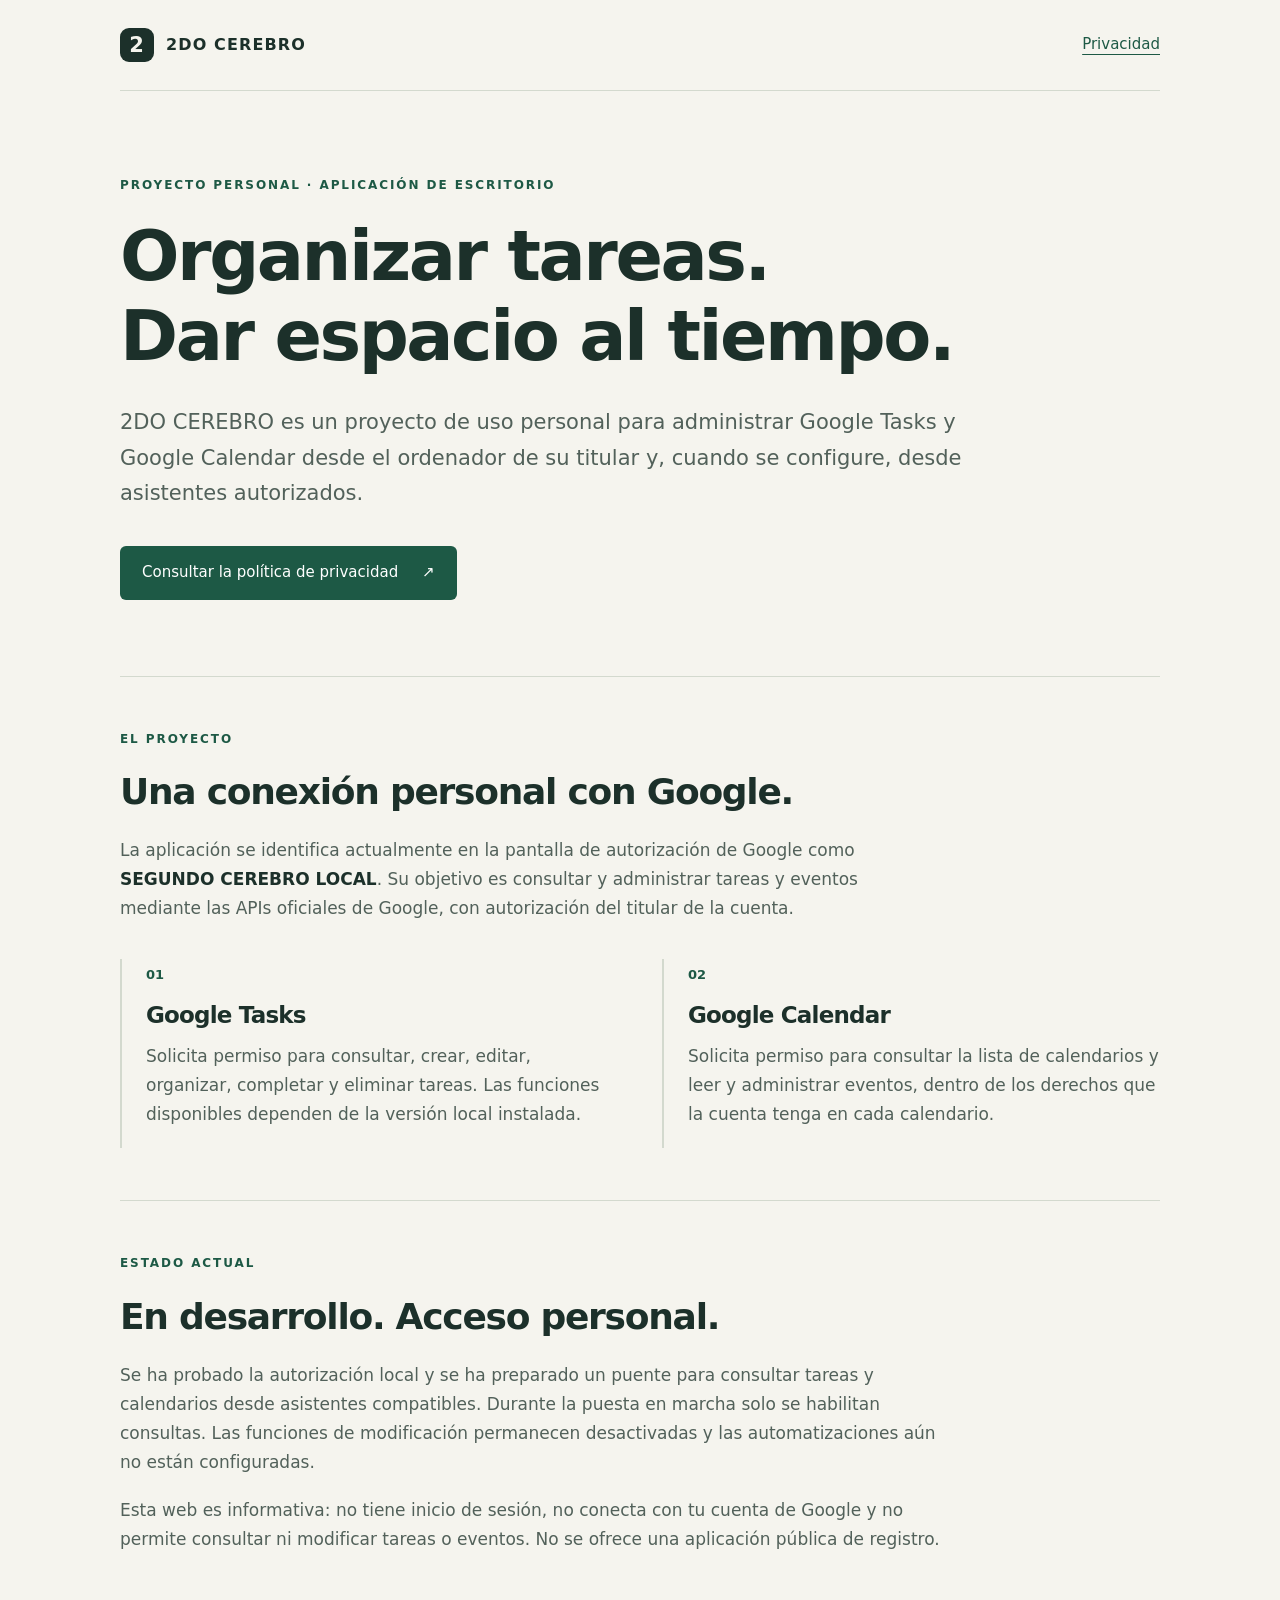
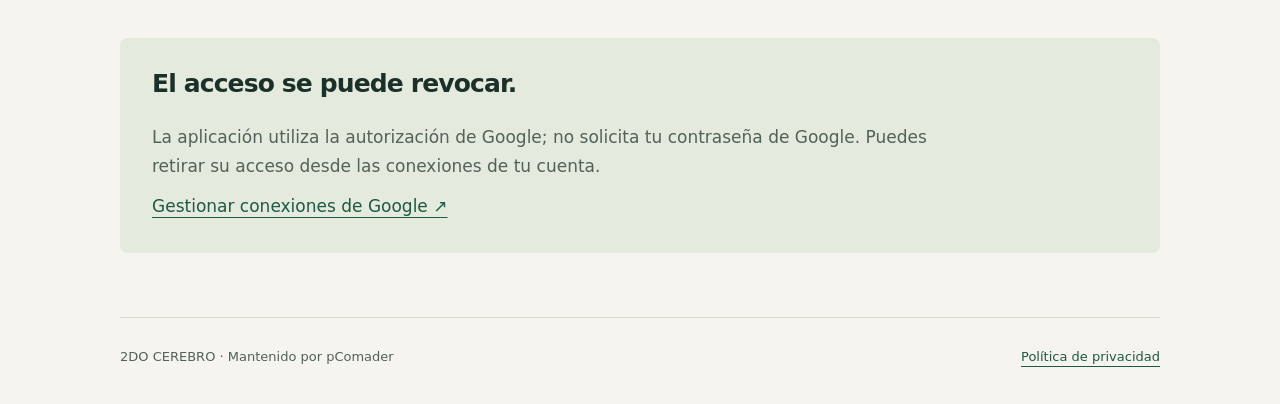
<file: index.html>
<!doctype html>
<html lang="es">
<head>
  <meta charset="utf-8">
  <meta name="viewport" content="width=device-width, initial-scale=1">
  <meta name="description" content="2DO CEREBRO: proyecto personal para administrar Google Tasks y Google Calendar desde herramientas locales y asistentes autorizados.">
  <meta http-equiv="Content-Security-Policy" content="default-src 'none'; style-src 'self'; base-uri 'none'; form-action 'none'; object-src 'none'">
  <meta name="referrer" content="no-referrer">
  <title>2DO CEREBRO · Proyecto personal</title>
  <link rel="stylesheet" href="estilos.css">
</head>
<body>
  <a class="skip" href="#contenido">Ir al contenido</a>
  <header class="shell topbar">
    <a class="brand" href="index.html" aria-label="2DO CEREBRO, inicio"><span class="mark" aria-hidden="true">2</span>2DO CEREBRO</a>
    <nav aria-label="Navegación principal"><a href="privacidad.html">Privacidad</a></nav>
  </header>
  <main id="contenido" class="shell">
    <section class="hero">
      <p class="eyebrow">Proyecto personal · Aplicación de escritorio</p>
      <h1>Organizar tareas.<br>Dar espacio al tiempo.</h1>
      <p class="intro">2DO CEREBRO es un proyecto de uso personal para administrar Google Tasks y Google Calendar desde el ordenador de su titular y, cuando se configure, desde asistentes autorizados.</p>
      <a class="button" href="privacidad.html">Consultar la política de privacidad <span aria-hidden="true">↗</span></a>
    </section>
    <section class="section" aria-labelledby="proyecto">
      <p class="eyebrow">El proyecto</p>
      <h2 id="proyecto">Una conexión personal con Google.</h2>
      <p>La aplicación se identifica actualmente en la pantalla de autorización de Google como <strong>SEGUNDO CEREBRO LOCAL</strong>. Su objetivo es consultar y administrar tareas y eventos mediante las APIs oficiales de Google, con autorización del titular de la cuenta.</p>
      <div class="columns">
        <article><span class="number">01</span><h3>Google Tasks</h3><p>Solicita permiso para consultar, crear, editar, organizar, completar y eliminar tareas. Las funciones disponibles dependen de la versión local instalada.</p></article>
        <article><span class="number">02</span><h3>Google Calendar</h3><p>Solicita permiso para consultar la lista de calendarios y leer y administrar eventos, dentro de los derechos que la cuenta tenga en cada calendario.</p></article>
      </div>
    </section>
    <section class="section" aria-labelledby="estado">
      <p class="eyebrow">Estado actual</p>
      <h2 id="estado">En desarrollo. Acceso personal.</h2>
      <p>Se ha probado la autorización local y se ha preparado un puente para consultar tareas y calendarios desde asistentes compatibles. Durante la puesta en marcha solo se habilitan consultas. Las funciones de modificación permanecen desactivadas y las automatizaciones aún no están configuradas.</p>
      <p>Esta web es informativa: no tiene inicio de sesión, no conecta con tu cuenta de Google y no permite consultar ni modificar tareas o eventos. No se ofrece una aplicación pública de registro.</p>
    </section>
    <aside class="notice" aria-labelledby="control">
      <h2 id="control">El acceso se puede revocar.</h2>
      <p>La aplicación utiliza la autorización de Google; no solicita tu contraseña de Google. Puedes retirar su acceso desde las conexiones de tu cuenta.</p>
      <a href="https://myaccount.google.com/connections" rel="noreferrer">Gestionar conexiones de Google ↗</a>
    </aside>
  </main>
  <footer class="shell footer"><span>2DO CEREBRO · Mantenido por pComader</span><a href="privacidad.html">Política de privacidad</a></footer>
</body>
</html>
</file>
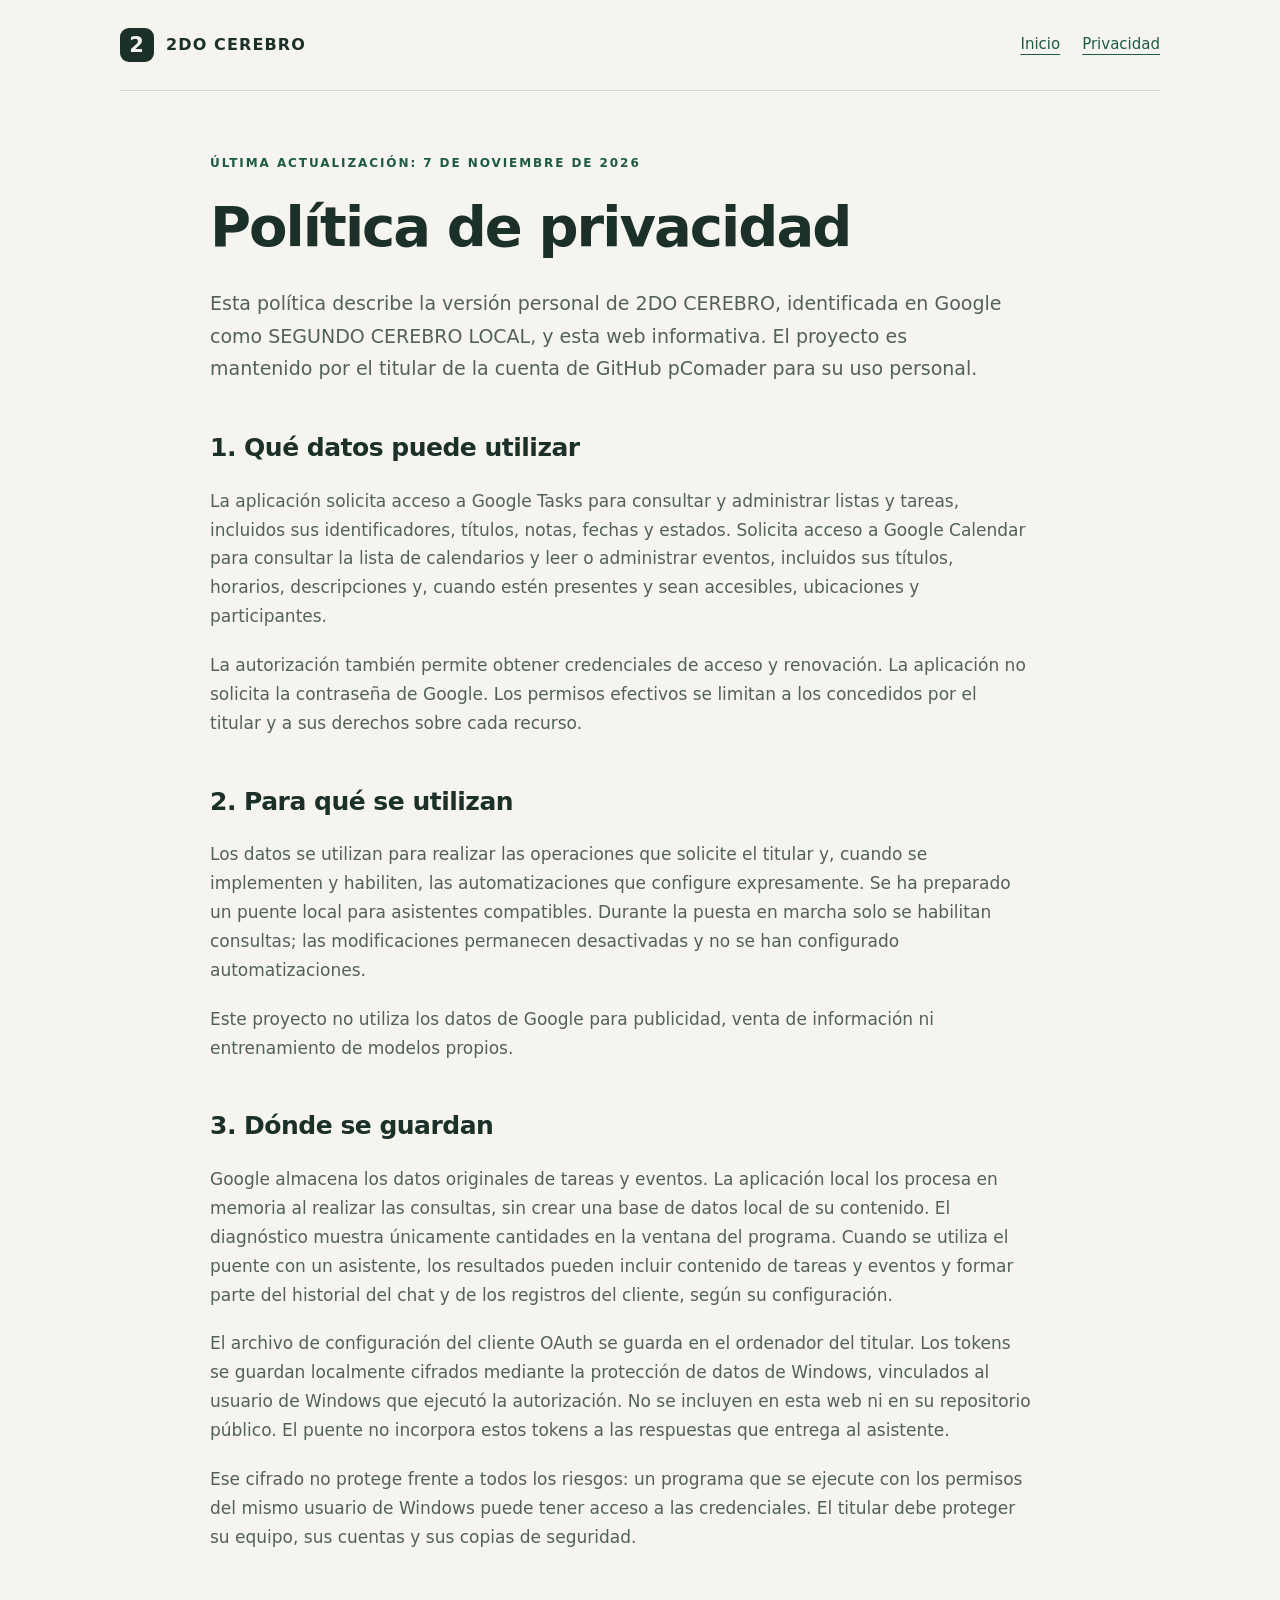
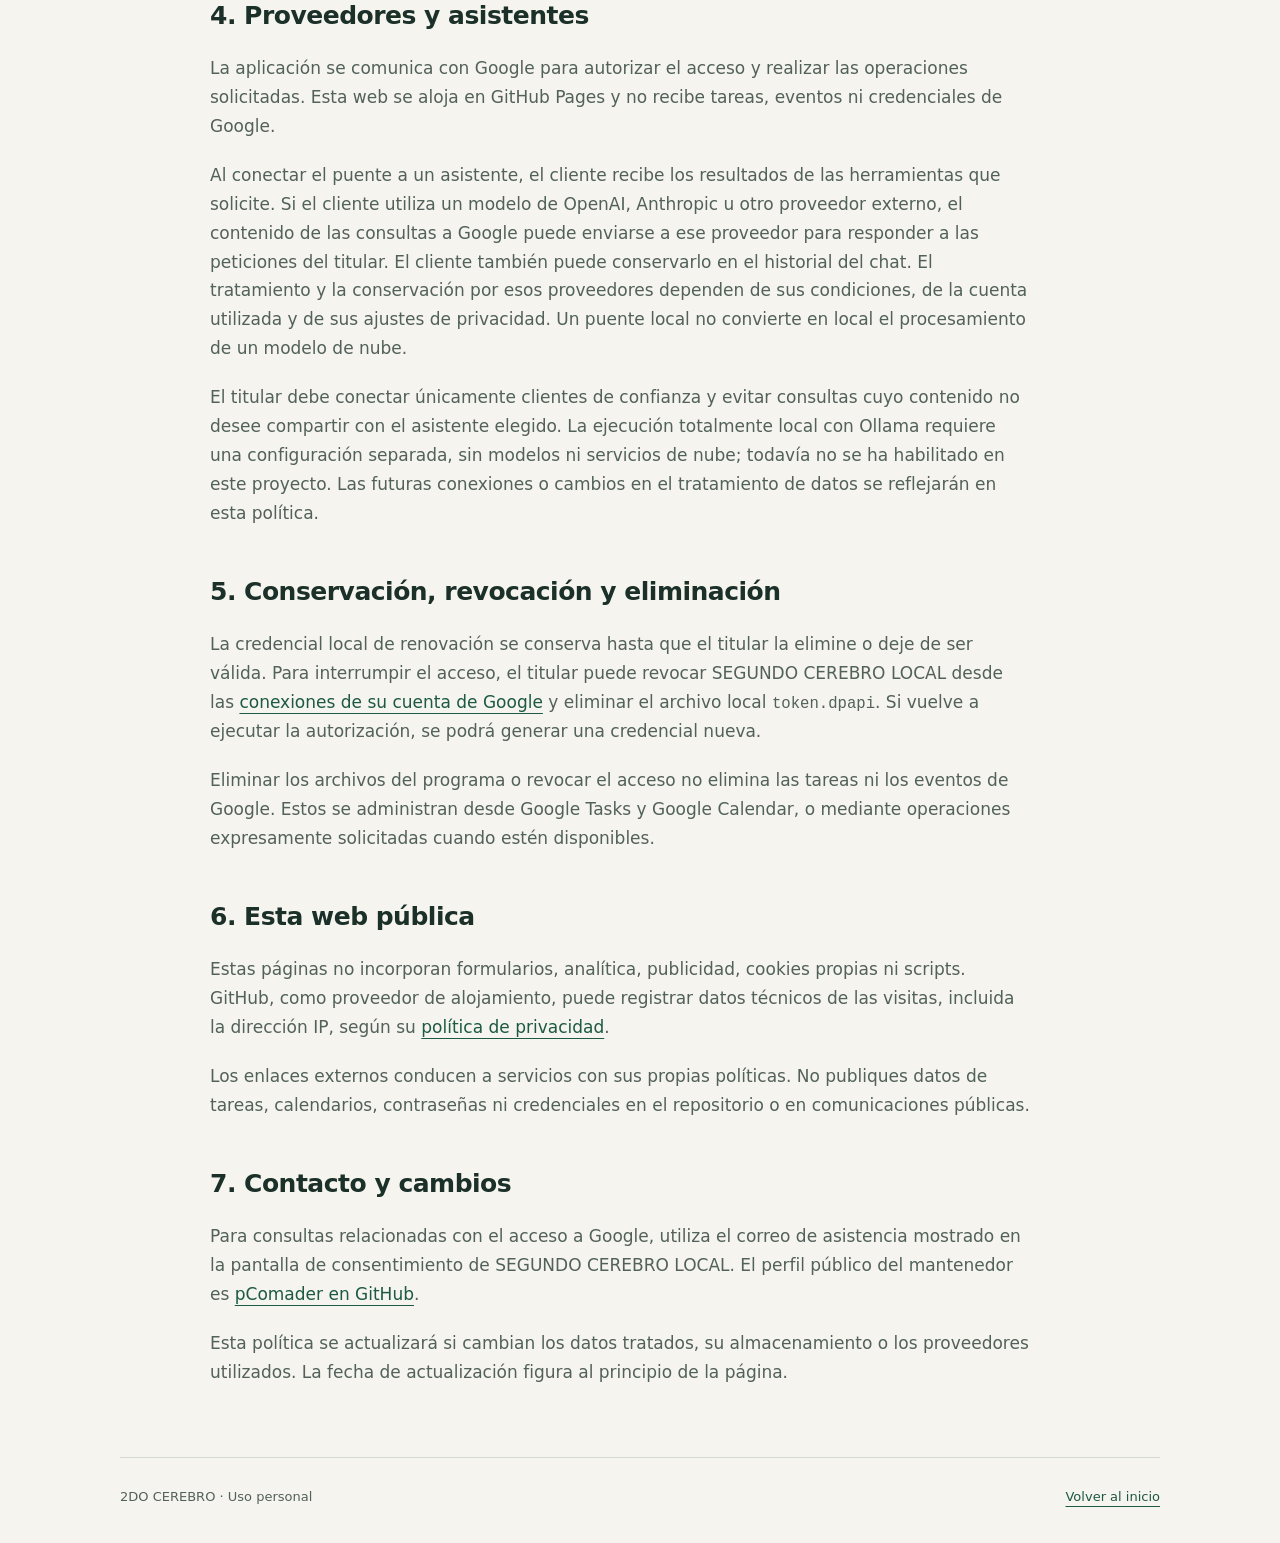
<file: privacidad.html>
<!doctype html>
<html lang="es">
<head>
  <meta charset="utf-8">
  <meta name="viewport" content="width=device-width, initial-scale=1">
  <meta name="description" content="Cómo 2DO CEREBRO accede, utiliza y protege los datos de Google Tasks y Google Calendar.">
  <meta http-equiv="Content-Security-Policy" content="default-src 'none'; style-src 'self'; base-uri 'none'; form-action 'none'; object-src 'none'">
  <meta name="referrer" content="no-referrer">
  <title>Privacidad · 2DO CEREBRO</title>
  <link rel="stylesheet" href="estilos.css">
</head>
<body>
  <a class="skip" href="#contenido">Ir al contenido</a>
  <header class="shell topbar"><a class="brand" href="index.html"><span class="mark" aria-hidden="true">2</span>2DO CEREBRO</a><nav aria-label="Navegación principal"><a href="index.html">Inicio</a><a href="privacidad.html" aria-current="page">Privacidad</a></nav></header>
  <main id="contenido" class="shell policy">
    <p class="eyebrow">Última actualización: 7 de noviembre de 2026</p>
    <h1>Política de privacidad</h1>
    <p class="intro">Esta política describe la versión personal de 2DO CEREBRO, identificada en Google como SEGUNDO CEREBRO LOCAL, y esta web informativa. El proyecto es mantenido por el titular de la cuenta de GitHub pComader para su uso personal.</p>
    <section><h2>1. Qué datos puede utilizar</h2><p>La aplicación solicita acceso a Google Tasks para consultar y administrar listas y tareas, incluidos sus identificadores, títulos, notas, fechas y estados. Solicita acceso a Google Calendar para consultar la lista de calendarios y leer o administrar eventos, incluidos sus títulos, horarios, descripciones y, cuando estén presentes y sean accesibles, ubicaciones y participantes.</p><p>La autorización también permite obtener credenciales de acceso y renovación. La aplicación no solicita la contraseña de Google. Los permisos efectivos se limitan a los concedidos por el titular y a sus derechos sobre cada recurso.</p></section>
    <section><h2>2. Para qué se utilizan</h2><p>Los datos se utilizan para realizar las operaciones que solicite el titular y, cuando se implementen y habiliten, las automatizaciones que configure expresamente. Se ha preparado un puente local para asistentes compatibles. Durante la puesta en marcha solo se habilitan consultas; las modificaciones permanecen desactivadas y no se han configurado automatizaciones.</p><p>Este proyecto no utiliza los datos de Google para publicidad, venta de información ni entrenamiento de modelos propios.</p></section>
    <section><h2>3. Dónde se guardan</h2><p>Google almacena los datos originales de tareas y eventos. La aplicación local los procesa en memoria al realizar las consultas, sin crear una base de datos local de su contenido. El diagnóstico muestra únicamente cantidades en la ventana del programa. Cuando se utiliza el puente con un asistente, los resultados pueden incluir contenido de tareas y eventos y formar parte del historial del chat y de los registros del cliente, según su configuración.</p><p>El archivo de configuración del cliente OAuth se guarda en el ordenador del titular. Los tokens se guardan localmente cifrados mediante la protección de datos de Windows, vinculados al usuario de Windows que ejecutó la autorización. No se incluyen en esta web ni en su repositorio público. El puente no incorpora estos tokens a las respuestas que entrega al asistente.</p><p>Ese cifrado no protege frente a todos los riesgos: un programa que se ejecute con los permisos del mismo usuario de Windows puede tener acceso a las credenciales. El titular debe proteger su equipo, sus cuentas y sus copias de seguridad.</p></section>
    <section><h2>4. Proveedores y asistentes</h2><p>La aplicación se comunica con Google para autorizar el acceso y realizar las operaciones solicitadas. Esta web se aloja en GitHub Pages y no recibe tareas, eventos ni credenciales de Google.</p><p>Al conectar el puente a un asistente, el cliente recibe los resultados de las herramientas que solicite. Si el cliente utiliza un modelo de OpenAI, Anthropic u otro proveedor externo, el contenido de las consultas a Google puede enviarse a ese proveedor para responder a las peticiones del titular. El cliente también puede conservarlo en el historial del chat. El tratamiento y la conservación por esos proveedores dependen de sus condiciones, de la cuenta utilizada y de sus ajustes de privacidad. Un puente local no convierte en local el procesamiento de un modelo de nube.</p><p>El titular debe conectar únicamente clientes de confianza y evitar consultas cuyo contenido no desee compartir con el asistente elegido. La ejecución totalmente local con Ollama requiere una configuración separada, sin modelos ni servicios de nube; todavía no se ha habilitado en este proyecto. Las futuras conexiones o cambios en el tratamiento de datos se reflejarán en esta política.</p></section>
    <section><h2>5. Conservación, revocación y eliminación</h2><p>La credencial local de renovación se conserva hasta que el titular la elimine o deje de ser válida. Para interrumpir el acceso, el titular puede revocar SEGUNDO CEREBRO LOCAL desde las <a href="https://myaccount.google.com/connections" rel="noreferrer">conexiones de su cuenta de Google</a> y eliminar el archivo local <code>token.dpapi</code>. Si vuelve a ejecutar la autorización, se podrá generar una credencial nueva.</p><p>Eliminar los archivos del programa o revocar el acceso no elimina las tareas ni los eventos de Google. Estos se administran desde Google Tasks y Google Calendar, o mediante operaciones expresamente solicitadas cuando estén disponibles.</p></section>
    <section><h2>6. Esta web pública</h2><p>Estas páginas no incorporan formularios, analítica, publicidad, cookies propias ni scripts. GitHub, como proveedor de alojamiento, puede registrar datos técnicos de las visitas, incluida la dirección IP, según su <a href="https://docs.github.com/en/site-policy/privacy-policies/github-general-privacy-statement" rel="noreferrer">política de privacidad</a>.</p><p>Los enlaces externos conducen a servicios con sus propias políticas. No publiques datos de tareas, calendarios, contraseñas ni credenciales en el repositorio o en comunicaciones públicas.</p></section>
    <section><h2>7. Contacto y cambios</h2><p>Para consultas relacionadas con el acceso a Google, utiliza el correo de asistencia mostrado en la pantalla de consentimiento de SEGUNDO CEREBRO LOCAL. El perfil público del mantenedor es <a href="https://github.com/pComader" rel="noreferrer">pComader en GitHub</a>.</p><p>Esta política se actualizará si cambian los datos tratados, su almacenamiento o los proveedores utilizados. La fecha de actualización figura al principio de la página.</p></section>
  </main>
  <footer class="shell footer"><span>2DO CEREBRO · Uso personal</span><a href="index.html">Volver al inicio</a></footer>
</body>
</html>
</file>
<file: estilos.css>
:root{color-scheme:light;--bg:#f5f4ee;--ink:#1c302a;--muted:#52615a;--line:#d3d9ce;--accent:#1d5945}
*{box-sizing:border-box}html{scroll-behavior:auto}body{margin:0;background:var(--bg);color:var(--ink);font-family:Segoe UI,system-ui,sans-serif;font-size:17px;line-height:1.7}a{color:var(--accent);text-underline-offset:5px}a:hover{text-decoration-thickness:2px}a:focus-visible{outline:3px solid var(--accent);outline-offset:5px}.shell{width:min(1040px,calc(100% - 48px));margin-inline:auto}.topbar{display:flex;justify-content:space-between;align-items:center;gap:20px;padding:28px 0;border-bottom:1px solid var(--line)}.brand{display:flex;align-items:center;gap:12px;text-decoration:none;font-size:16px;font-weight:750;letter-spacing:.07em;color:var(--ink)}.mark{display:grid;place-items:center;width:34px;height:34px;background:var(--ink);color:var(--bg);border-radius:9px;font-size:21px}nav{display:flex;gap:22px;font-size:15px}.hero{padding:84px 0 76px;max-width:850px}.eyebrow{font-size:12px;text-transform:uppercase;letter-spacing:.16em;font-weight:700;color:var(--accent);margin:0 0 22px}h1,h2,h3{line-height:1.14;letter-spacing:-.035em}h1{font-size:clamp(39px,6.4vw,70px);font-weight:650;margin:0 0 28px}h2{font-size:clamp(27px,3.5vw,36px);font-weight:650;margin:0 0 24px}h3{font-size:23px;margin:14px 0}p{max-width:76ch;margin:0 0 20px;color:var(--muted)}strong{color:var(--ink);font-weight:650}.intro{font-size:21px;max-width:66ch}.button{display:inline-flex;gap:24px;align-items:center;background:var(--accent);color:white;padding:14px 22px;border-radius:6px;text-decoration:none;font-size:15px;margin-top:14px}.section{border-top:1px solid var(--line);padding:52px 0}.columns{display:grid;grid-template-columns:1fr 1fr;gap:44px;margin-top:36px}.columns article{border-left:2px solid var(--line);padding-left:24px}.number{font-size:13px;color:var(--accent);font-weight:700}.notice{padding:32px;background:#e4eadd;border-radius:8px;margin:12px 0 64px}.notice h2{font-size:25px}.notice p{margin-bottom:12px}.footer{border-top:1px solid var(--line);padding:28px 0 36px;display:flex;justify-content:space-between;gap:20px;flex-wrap:wrap;font-size:13px;color:var(--muted)}.policy{max-width:860px;padding-top:62px;padding-bottom:50px}.policy h1{font-size:clamp(36px,5.4vw,56px)}.policy .intro{font-size:19px}.policy section{padding-top:30px}.policy section h2{font-size:25px;letter-spacing:-.02em}code{font-size:.92em;overflow-wrap:anywhere}.skip{position:absolute;left:10px;top:-90px;background:var(--ink);color:white;padding:12px;z-index:1}.skip:focus{top:10px}@media(max-width:600px){.shell{width:calc(100% - 36px)}.topbar{align-items:flex-start}.brand{font-size:13px;gap:8px}nav{font-size:13px;gap:12px;flex-wrap:wrap}.hero{padding:52px 0}.intro{font-size:18px}.columns{grid-template-columns:1fr;gap:24px}.section{padding:36px 0}.notice{padding:24px}.policy{padding-top:40px}}
</file>
